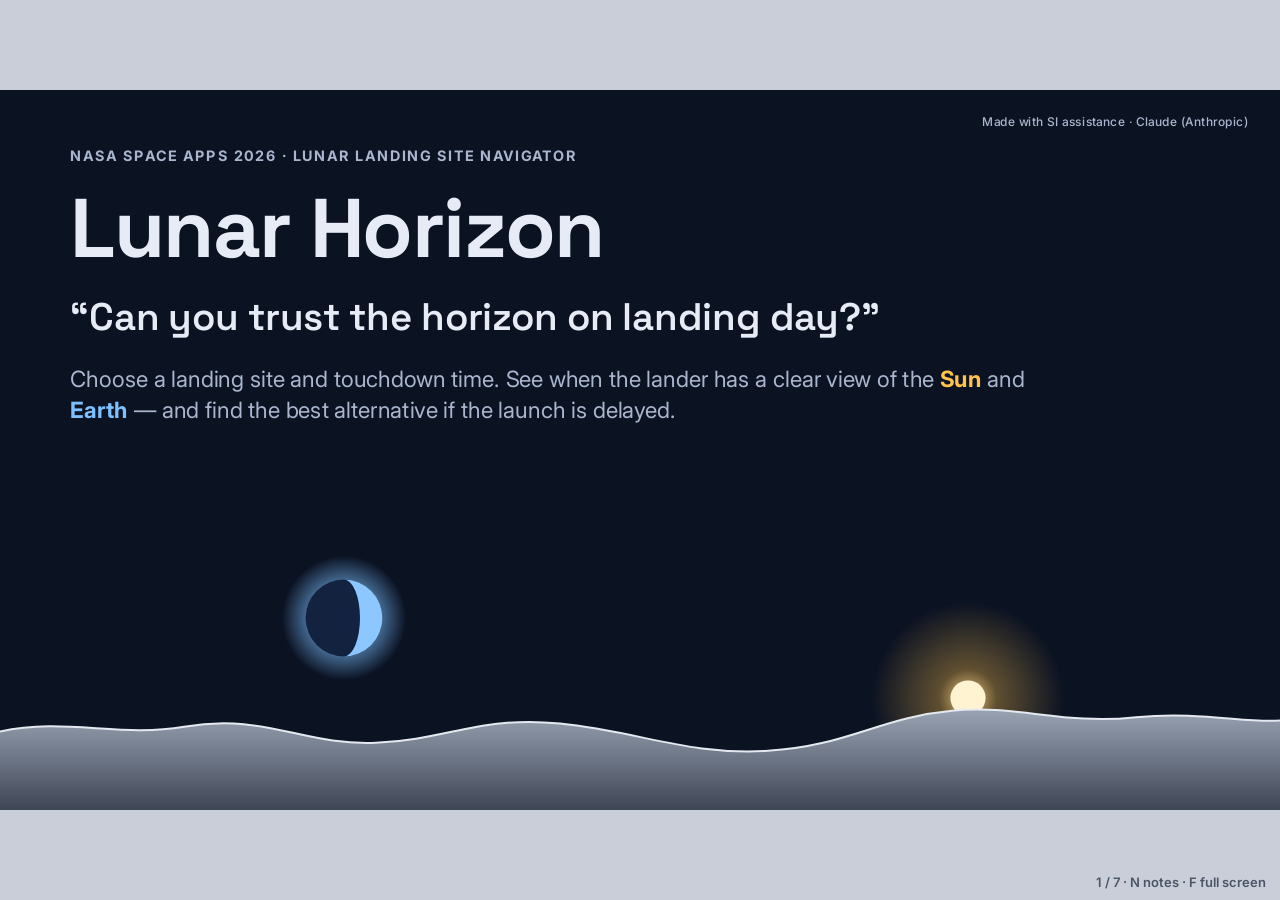
<file: docs/slides-draft/index.html>
<!doctype html>
<!-- Written with assistance from Claude Code (Anthropic). -->
<!-- DRAFT: the earlier plain version, without the Tajik motifs. The main deck is docs/slides/. -->
<!-- Lunar Horizon — 7 slides for a live pitch. Arrow keys / click / swipe to move, N for speaker notes,
     F for full screen. Print (Ctrl/Cmd+P → Save as PDF, landscape) gives one slide per page. -->
<html lang="en">
<head>
<meta charset="utf-8">
<meta name="viewport" content="width=device-width, initial-scale=1">
<title>Lunar Horizon — slides (plain version, draft)</title>
<meta name="description" content="Seven slides about Lunar Horizon, a NASA Space Apps 2026 project for the Lunar Landing Site Navigator challenge.">
<link rel="preconnect" href="https://fonts.googleapis.com">
<link rel="preconnect" href="https://fonts.gstatic.com" crossorigin>
<link href="https://fonts.googleapis.com/css2?family=Inter:wght@400;500;600;700&family=Space+Grotesk:wght@500;600;700&display=swap" rel="stylesheet">
<style>
:root {
  --page: #EEF0F4; --card: #FFFFFF; --line: #DDE2EA; --ink: #141A26; --muted: #4B5568; --faint: #6A7485;
  --sun: #F2A900; --sun-ink: #9A6500; --earth: #2F80ED; --earth-ink: #1F6BD0;
  --space: #0B1222; --space-ink: #E6EBF5; --space-muted: #A9B6CE;
}
* { box-sizing: border-box; }
html, body { margin: 0; height: 100%; background: #C9CED8; font-family: Inter, system-ui, sans-serif; color: var(--ink); overflow: hidden; }
h1, h2, .num { font-family: 'Space Grotesk', Inter, sans-serif; margin: 0; }

/* A 1600 × 900 stage, scaled to fit the window. */
#stage { position: absolute; left: 50%; top: 50%; width: 1600px; height: 900px; transform-origin: 0 0; }
.slide { position: absolute; inset: 0; background: var(--page); padding: 72px 88px; display: none; flex-direction: column; gap: 28px; overflow: hidden; }
.slide.on { display: flex; }
/* Space Apps 2026 asks for a visible mark on SI-assisted images and videos. */
.slide::after { content: 'Made with SI assistance · Claude (Anthropic)'; position: absolute; top: 30px; right: 40px; font: 500 15px Inter, sans-serif; color: var(--faint); letter-spacing: 0.3px; }
.slide.dark::after { color: var(--space-muted); }
.slide.dark { background: var(--space); color: var(--space-ink); }
.kicker { font: 700 18px Inter, sans-serif; letter-spacing: 2px; text-transform: uppercase; color: var(--faint); }
.dark .kicker { color: var(--space-muted); }
h1 { font-size: 104px; font-weight: 700; letter-spacing: -2px; line-height: 1; }
h2 { font-size: 54px; font-weight: 700; letter-spacing: -1px; line-height: 1.08; }
p, ul { font-size: 28px; line-height: 1.4; color: var(--muted); margin: 0; }
li { font-size: inherit; }
.dark p, .dark ul { color: var(--space-muted); }
b { color: var(--ink); } .dark b { color: var(--space-ink); }
ul { margin: 0; padding-left: 1.1em; display: flex; flex-direction: column; gap: 14px; }
.sun { color: var(--sun-ink); } .earth { color: var(--earth-ink); }
.dark .sun { color: #FFC24B; } .dark .earth { color: #7CC0FF; }
.row { display: flex; gap: 40px; align-items: stretch; flex: 1; min-height: 0; }
.col { flex: 1; display: flex; flex-direction: column; gap: 22px; min-width: 0; }
.shot { border-radius: 18px; box-shadow: 0 2px 4px rgba(20,26,38,0.06), 0 18px 48px rgba(20,26,38,0.16); display: block; max-width: 100%; max-height: 100%; object-fit: contain; }
.card { background: var(--card); border: 1px solid var(--line); border-radius: 22px; padding: 26px 30px; box-shadow: 0 1px 2px rgba(20,26,38,0.04), 0 10px 30px rgba(20,26,38,0.07); }
.card.sun-edge { border-left: 8px solid var(--sun); } .card.earth-edge { border-left: 8px solid var(--earth); }
.num { font-size: 76px; font-weight: 700; line-height: 1; }
.cap { font-size: 22px; color: var(--muted); }
.foot span:last-child { flex: none; }
.foot { margin-top: auto; font-size: 18px; color: var(--faint); display: flex; justify-content: space-between; gap: 20px; }
.dark .foot { color: var(--space-muted); }
.hook, .dark p.hook { font: 600 48px 'Space Grotesk', Inter, sans-serif; color: var(--space-ink); letter-spacing: -0.5px; margin: 0; }
.steps { display: flex; flex-wrap: wrap; align-items: center; gap: 14px 18px; font: 600 26px Inter, sans-serif; color: var(--ink); }
.step { display: inline-flex; align-items: center; gap: 12px; background: var(--card); border: 1px solid var(--line); border-radius: 999px; padding: 10px 22px 10px 10px; }
.step i { font-style: normal; width: 38px; height: 38px; border-radius: 50%; background: var(--ink); color: #fff; display: inline-flex; align-items: center; justify-content: center; font-size: 20px; }
.steps .arrow { color: var(--faint); font-size: 30px; }
.pill { display: inline-block; padding: 8px 18px; border-radius: 999px; background: var(--ink); color: #fff; font: 600 22px Inter, sans-serif; }
a { color: var(--earth-ink); } .dark a { color: #9CCEFF; }

/* Slide 1 sky band, drawn in SVG */
.band { position: absolute; left: 0; right: 0; bottom: 0; height: 330px; }

/* Speaker notes (N) and slide counter */
#notes { position: fixed; left: 0; right: 0; bottom: 0; max-height: 40vh; overflow: auto; background: rgba(11,18,34,0.94); color: #E6EBF5; font: 17px/1.5 Inter, sans-serif; padding: 14px 20px; display: none; z-index: 5; }
#notes.on { display: block; }
#count { position: fixed; right: 14px; bottom: 10px; font: 600 13px Inter, sans-serif; color: #4B5568; z-index: 4; }
.hidden-notes { display: none; }

@media print {
  @page { size: 1600px 900px; margin: 0; }
  html, body { overflow: visible; height: auto; background: none; }
  #stage { position: static; transform: none !important; width: 1600px; height: auto; }
  .slide { position: relative; display: flex !important; width: 1600px; height: 900px; page-break-after: always; break-after: page; }
  #notes, #count { display: none !important; }
}
</style>
</head>
<body>
<div id="stage">

  <!-- 1 -->
  <section class="slide dark" data-notes="Hi, we are Firdavs Khakimov and Mehrafruz Khakimova, team CastorLab. Can you trust the horizon on landing day? The main idea behind Lunar Horizon is simple: choosing a landing site is not enough — we also need to know when to land. Lunar Horizon is a public web page: choose a site and a touchdown time, and see when the lander has a clear view of the Sun and Earth — and what the best alternative is if the launch is delayed.">
    <span class="kicker">NASA Space Apps 2026 · Lunar Landing Site Navigator</span>
    <h1>Lunar Horizon</h1>
    <p class="hook">“Can you trust the horizon on landing day?”</p>
    <p style="font-size:28px; max-width:1260px">Choose a landing site and touchdown time. See when the lander has a clear view of the <b class="sun">Sun</b> and <b class="earth">Earth</b> — and find the best alternative if the launch is delayed.</p>
    <svg class="band" viewBox="0 0 1600 330" preserveAspectRatio="none" aria-hidden="true">
      <defs>
        <linearGradient id="g1" x1="0" y1="0" x2="0" y2="1"><stop offset="0" stop-color="#9AA3B3"/><stop offset="1" stop-color="#3E4656"/></linearGradient>
        <radialGradient id="s1"><stop offset="0" stop-color="#FFE6A8" stop-opacity="0.9"/><stop offset="0.3" stop-color="#FFC24B" stop-opacity="0.35"/><stop offset="1" stop-color="#FFC24B" stop-opacity="0"/></radialGradient>
        <radialGradient id="e1"><stop offset="0.6" stop-color="#7CC0FF" stop-opacity="0.5"/><stop offset="1" stop-color="#7CC0FF" stop-opacity="0"/></radialGradient>
      </defs>
      <circle cx="1210" cy="190" r="120" fill="url(#s1)"/><circle cx="1210" cy="190" r="22" fill="#FFF3D1"/>
      <circle cx="430" cy="90" r="78" fill="url(#e1)"/><circle cx="430" cy="90" r="48" fill="#13233F"/>
      <path d="M430,42 A48,48 0 0 1 430,138 A20,48 0 0 0 430,42 Z" fill="#8CC8FF"/>
      <path d="M0,330 L0,232 C80,214 150,240 230,226 C330,208 380,250 470,246 C560,242 600,212 700,222 C800,232 860,262 960,256 C1060,250 1100,214 1190,206 C1270,198 1330,224 1420,214 C1500,206 1560,222 1600,218 L1600,330 Z" fill="url(#g1)"/>
      <path d="M0,232 C80,214 150,240 230,226 C330,208 380,250 470,246 C560,242 600,212 700,222 C800,232 860,262 960,256 C1060,250 1100,214 1190,206 C1270,198 1330,224 1420,214 C1500,206 1560,222 1600,218" fill="none" stroke="#E4E8EF" stroke-width="2.5"/>
    </svg>
  </section>

  <!-- 2 -->
  <section class="slide" data-notes="At the lunar south pole the Sun stays very low. At 84 degrees south it never rises more than about 8 degrees, so a nearby ridge can block sunlight for hours or even days. The same terrain can block the view of Earth: Earth stays in roughly the same part of the sky, but libration shifts it by about 7 degrees. A lander needs sunlight for power and a clear line of sight to Earth for direct communication — ideally both from touchdown. Here is a real example from our page: the IM-2 site on 15 December 2026 at midnight UTC — the Sun is just behind a ridge at touchdown, so zero hours with both. Land one day later: 13 days 15 hours without a break.">
    <span class="kicker">The problem</span>
    <h2>At the lunar south pole, even a small change in timing can change a mission</h2>
    <div class="row">
      <div class="col" style="gap:18px">
        <ul style="font-size:26px">
          <li>At 84°S, the Sun never rises more than about <b>8°</b> above the horizon.</li>
          <li>Nearby ridges can block sunlight for <b>hours or even days</b>.</li>
          <li>Earth stays in roughly the same part of the sky, but lunar libration shifts it by about <b>7°</b> — enough to disappear behind the terrain.</li>
        </ul>
        <p style="font-size:24px">A lander needs <b class="sun">sunlight</b> for power and a clear line of sight to <b class="earth">Earth</b> for direct communication. Ideally, both from touchdown.</p>
      </div>
      <div class="col" style="flex:0.85">
        <div class="card sun-edge"><span class="cap">IM-2 site · 15 Dec 2026, 00:00 UTC · 14-day mission</span><div class="num">0 h</div><span class="cap">continuous Sun + Earth from touchdown — the Sun is behind a ridge and rises ≈ 4 h later</span></div>
        <div class="card earth-edge"><span class="cap">Same site · one day later, 16 Dec 2026</span><div class="num">13 d 15 h</div><span class="cap">continuous Sun + Earth from touchdown · 97% of the mission in total</span></div>
      </div>
    </div>
    <div class="foot"><span>Numbers from the page: LOLA terrain, Earth counted as usable at 2° or more above the terrain.</span><span>2 / 7</span></div>
  </section>

  <!-- 3 -->
  <section class="slide" data-notes="So we built a tool that combines lunar terrain data with the positions of the Sun and Earth. It takes three steps: choose a site, set the landing date and time, explore the sky. The sky view shows the real terrain horizon from NASA's LOLA data, the Sun and Earth at their apparent angular sizes, and Earth's phase. The cards give azimuth and elevation, and the time until the next rise or set. Press play to watch the whole mission, from 1 to 30 days.">
    <span class="kicker">What it does</span>
    <h2 style="font-size:50px">See the Sun and Earth from any landing site, hour by hour</h2>
    <div class="steps"><span class="step"><i>1</i>Choose a site</span><span class="arrow">→</span><span class="step"><i>2</i>Set the landing date and time</span><span class="arrow">→</span><span class="step"><i>3</i>Explore the sky</span></div>
    <div class="row" style="align-items:center">
      <div class="col" style="flex:2.1; align-items:center; justify-content:center"><img class="shot" src="../slides/img/sky.jpg" alt="Sky view at the IM-2 site on 16 Dec 2026 with the LOLA skyline, the Sun and Earth, and the Sun and Earth readout cards."></div>
      <div class="col" style="flex:1; justify-content:center">
        <ul style="font-size:25px; gap:12px">
          <li>Real terrain horizon from <b>NASA LRO LOLA</b> data</li>
          <li><b class="sun">Sun</b> and <b class="earth">Earth</b> at their apparent angular sizes</li>
          <li>Earth's illuminated phase</li>
          <li>Azimuth and elevation of the Sun and Earth</li>
          <li>Time until the next rise or set</li>
          <li>Full mission timeline, 1 to 30 days</li>
        </ul>
      </div>
    </div>
    <div class="foot"><span>The Sun counts as up when the centre of its disc is above the terrain horizon; the page also shows how much of the disc is visible.</span><span>3 / 7</span></div>
  </section>

  <!-- 4 -->
  <section class="slide" data-notes="But we wanted to solve one more problem: what happens if the launch is delayed? Each row is a site, each column a landing day. Brighter means a longer continuous time with both the Sun and Earth above the terrain horizon from touchdown. The page also answers directly: the best day at this site within two weeks — 16 December, one day later, 13 days 15 hours. Or the best site on the same day — Nobile Rim 2, 11 days 9 hours. Best here means one criterion: the longest continuous Sun and Earth visibility — not a full landing-safety assessment.">
    <span class="kicker">If the launch is delayed</span>
    <h2>Find the best site and landing day in one view</h2>
    <div class="row">
      <div class="col" style="flex:2.1; align-items:center; justify-content:center"><img class="shot" src="../slides/img/calendar.jpg" alt="Delay calendar: nine sites by 90 landing days, with the suggestions Best day 16 Dec 2026 (+1 d) and Best site Nobile Rim 2."></div>
      <div class="col" style="flex:1; justify-content:center; gap:16px">
        <ul style="font-size:24px; gap:8px">
          <li>Best landing day for the selected site, within ±14 days</li>
          <li>Best landing site for the selected day</li>
          <li>Week-by-week view to December 2030</li>
        </ul>
        <div class="card" style="padding:18px 22px"><span class="cap">IM-2 · best day: 16 Dec (+1 d)</span><div class="num" style="font-size:44px">13 d 15 h</div><span class="cap">continuous · 97% in total</span></div>
        <div class="card" style="padding:18px 22px"><span class="cap">15 Dec · best site: Nobile Rim 2</span><div class="num" style="font-size:44px">11 d 9 h</div><span class="cap">continuous · 81% in total</span></div>
      </div>
    </div>
    <div class="foot"><span><b>Continuous</b> = both the Sun (centre) and Earth (2° or more) above the terrain horizon. <b>Best</b> = longest continuous time from touchdown, not a full landing-safety rating.</span><span>4 / 7</span></div>
  </section>

  <!-- 5 -->
  <section class="slide dark" data-notes="How did we build it? Four parts. First, the positions of the Sun and Earth come from JPL's DE421 ephemeris, every three hours from November 2026 to December 2030. Second, terrain: from the LOLA elevation model at 240 metres we computed the local horizon in 1,440 directions for seven polar sites, including the Moon's curvature. Third, a 3D view: 38 by 38 kilometres around the site, with sunlight and shadows at the chosen time. It is an illustration — the visibility numbers use the full horizon, out to the edge of the map. Fourth, a Python pipeline with tests, and a page in plain HTML and JavaScript.">
    <span class="kicker">Data and method</span>
    <h2>Real lunar terrain. Real astronomical positions.</h2>
    <div class="row">
      <div class="col" style="flex:1.35; justify-content:center"><img class="shot" src="../slides/img/terrain3d.jpg" alt="3-D view of 38 by 38 km of LOLA terrain around the IM-2 site, lit by the Sun, with arrows to the Sun and Earth."></div>
      <div class="col" style="flex:1; justify-content:center; gap:14px">
        <p style="font-size:24px"><b>1 · Celestial positions.</b> JPL DE421 ephemeris: Sun and Earth every 3 hours, Nov 2026 – Dec 2030.</p>
        <p style="font-size:24px"><b>2 · Terrain analysis.</b> NASA LRO LOLA elevation model, 240 m: local horizon in 1,440 directions for 7 polar sites, Moon's curvature included.</p>
        <p style="font-size:24px"><b>3 · 3D visualization.</b> 38 × 38 km around the selected site, with sunlight and shadows at the chosen time.</p>
        <p style="font-size:24px"><b>4 · Implementation.</b> Python data pipeline with tests; front end in HTML and JavaScript.</p>
      </div>
    </div>
    <div class="foot"><span>Visibility uses the horizon out to the edge of the LOLA map (75°S); the 3D scene shows only 38 × 38 km and is for illustration.</span><span>5 / 7</span></div>
  </section>

  <!-- 6 -->
  <section class="slide" data-notes="How do we know the results are reliable? We checked the directions to the Sun and Earth against NASA JPL Horizons: two sites, six dates, twelve checks, all passed. The largest difference is 0.006 degrees, against a tolerance of 0.02. This check is on a smooth Moon — it validates the astronomy, not the terrain. And we are clear about the limits: each site is one point, not a region; the 240 metre terrain cannot resolve small ridges, so rise and set times can be off by hours; and we model geometric line of sight only — Earth above the horizon does not guarantee a link, and the Sun above the horizon does not guarantee power. This is not a flight-certified planning tool.">
    <span class="kicker">Validated, with clear limitations</span>
    <h2>12 of 12 checks against JPL Horizons passed</h2>
    <div class="row">
      <div class="col" style="flex:0.9; gap:16px">
        <div class="card earth-edge"><span class="cap">Accuracy check · Sun and Earth azimuth and elevation · 2 sites × 6 dates</span><div class="num">0.006°</div><span class="cap">maximum difference · validation tolerance 0.02°</span></div>
        <p style="font-size:23px">Checked on a smooth Moon: this validates the Sun and Earth directions, not the terrain. The constant +0.0055° in the Sun's azimuth is aberration of light, which Horizons applies.</p>
      </div>
      <div class="col" style="gap:12px">
        <span class="kicker" style="color:var(--ink)">Known limitations</span>
        <ul style="font-size:24px; gap:12px">
          <li>Each site is <b>a single point</b>, not a region: at the Bussey 2010 point our model gives 60% Sun; a ridge pixel 2.1 km away gives 86%.</li>
          <li>The <b>240 m terrain</b> cannot resolve ridges under ~500 m; rise and set times may be off by several hours.</li>
          <li><b>Line of sight only:</b> no ground stations, relay satellites, slopes or thermal limits.</li>
          <li>Sites north of 75°S and your own points use a <b>smooth Moon</b>; positions every 3 hours.</li>
        </ul>
      </div>
    </div>
    <div class="foot"><span>Validated within the tested conditions — not a flight-certified mission-planning tool.</span><span>6 / 7</span></div>
  </section>

  <!-- 7 -->
  <section class="slide dark" data-notes="Our goal is to make this information easy to explore and understand. Scan the code and try it — on a phone or a laptop, no installation or login. Claude and Claude Code helped us build the page, the code and the data pipeline during the hackathon; we chose the problem, the sites and the design, and reviewed the results. Thank you!">
    <span class="kicker">Try Lunar Horizon</span>
    <div class="row" style="flex:0; gap:56px; align-items:flex-start">
      <div class="col" style="gap:20px">
        <h2 style="font-size:50px">Explore the Moon. Plan the landing. See what changes when timing matters.</h2>
        <p style="font-size:24px">No installation or login · any modern browser · add your own landing coordinates anywhere on the Moon.</p>
        <div style="display:grid; grid-template-columns:1fr 1fr; gap:14px 36px">
          <p style="font-size:22px"><b>Data sources</b><br>NASA LRO LOLA · JPL DE421 · JPL Horizons · LROC</p>
          <p style="font-size:22px"><b>Open source</b><br>github.com/Mehrafruz/lunar-horizon · MIT License</p>
          <p style="font-size:22px; grid-column:1 / -1"><b>AI transparency</b><br>Claude and Claude Code (Anthropic) were used to develop the page, code and data pipeline during the hackathon. The team selected the problem, sites and design, and reviewed the results.</p>
        </div>
      </div>
      <div style="flex:none; display:flex; flex-direction:column; align-items:center; gap:14px">
        <div style="background:#FFFFFF; border-radius:24px; padding:22px"><img src="../slides/img/qr.png" alt="QR code for https://mehrafruz.github.io/lunar-horizon/" style="width:280px; height:280px; display:block; image-rendering:pixelated"></div>
        <a href="https://mehrafruz.github.io/lunar-horizon/" style="font-size:22px">mehrafruz.github.io/lunar-horizon</a>
      </div>
    </div>
    <svg class="band" style="height:250px" viewBox="0 0 1600 250" preserveAspectRatio="none" aria-hidden="true">
      <defs><linearGradient id="g7" x1="0" y1="0" x2="0" y2="1"><stop offset="0" stop-color="#9AA3B3"/><stop offset="1" stop-color="#3E4656"/></linearGradient>
        <radialGradient id="s7"><stop offset="0" stop-color="#FFE6A8" stop-opacity="0.9"/><stop offset="0.3" stop-color="#FFC24B" stop-opacity="0.35"/><stop offset="1" stop-color="#FFC24B" stop-opacity="0"/></radialGradient></defs>
      <circle cx="300" cy="120" r="100" fill="url(#s7)"/><circle cx="300" cy="120" r="18" fill="#FFF3D1"/>
      <path d="M0,250 L0,150 C120,132 220,164 330,146 C450,126 520,170 640,164 C760,158 820,128 940,138 C1060,148 1120,178 1240,170 C1360,162 1440,134 1600,140 L1600,250 Z" fill="url(#g7)"/>
      <path d="M0,150 C120,132 220,164 330,146 C450,126 520,170 640,164 C760,158 820,128 940,138 C1060,148 1120,178 1240,170 C1360,162 1440,134 1600,140" fill="none" stroke="#E4E8EF" stroke-width="2.5"/>
    </svg>
    <div class="foot" style="position:relative; z-index:1; color:#F1F4F9"><span>Team CastorLab · Firdavs Khakimov · Mehrafruz Khakimova · NASA Space Apps Challenge 2026</span><span>7 / 7</span></div>
  </section>

</div>
<div id="notes" aria-live="polite"></div>
<div id="count"></div>
<script>
(function () {
  const slides = [...document.querySelectorAll('.slide')], stage = document.getElementById('stage');
  const notes = document.getElementById('notes'), count = document.getElementById('count');
  let i = Math.min(slides.length - 1, Math.max(0, (parseInt(location.hash.slice(1), 10) || 1) - 1));
  function fit() {
    const k = Math.min(window.innerWidth / 1600, window.innerHeight / 900);
    stage.style.transform = 'scale(' + k + ') translate(-50%, -50%)';
  }
  function show(n) {
    i = Math.min(slides.length - 1, Math.max(0, n));
    slides.forEach((s, j) => s.classList.toggle('on', j === i));
    notes.textContent = slides[i].dataset.notes || '';
    count.textContent = (i + 1) + ' / ' + slides.length + ' · N notes · F full screen';
    history.replaceState(null, '', '#' + (i + 1));
  }
  document.addEventListener('keydown', (e) => {
    if (['ArrowRight', 'PageDown', ' ', 'Enter'].includes(e.key)) show(i + 1);
    else if (['ArrowLeft', 'PageUp', 'Backspace'].includes(e.key)) show(i - 1);
    else if (e.key === 'Home') show(0);
    else if (e.key === 'End') show(slides.length - 1);
    else if (e.key === 'n' || e.key === 'N') notes.classList.toggle('on');
    else if (e.key === 'f' || e.key === 'F') { if (document.fullscreenElement) document.exitFullscreen(); else document.documentElement.requestFullscreen().catch(() => {}); }
    else return;
    e.preventDefault();
  });
  document.addEventListener('click', (e) => { if (e.target.closest('a')) return; show(i + (e.clientX > window.innerWidth / 3 ? 1 : -1)); });
  let x0 = null;
  document.addEventListener('touchstart', (e) => { x0 = e.touches[0].clientX; }, { passive: true });
  document.addEventListener('touchend', (e) => { if (x0 === null) return; const dx = e.changedTouches[0].clientX - x0; if (Math.abs(dx) > 40) show(i + (dx < 0 ? 1 : -1)); x0 = null; });
  window.addEventListener('resize', fit);
  fit(); show(i);
})();
</script>
</body>
</html>
</file>
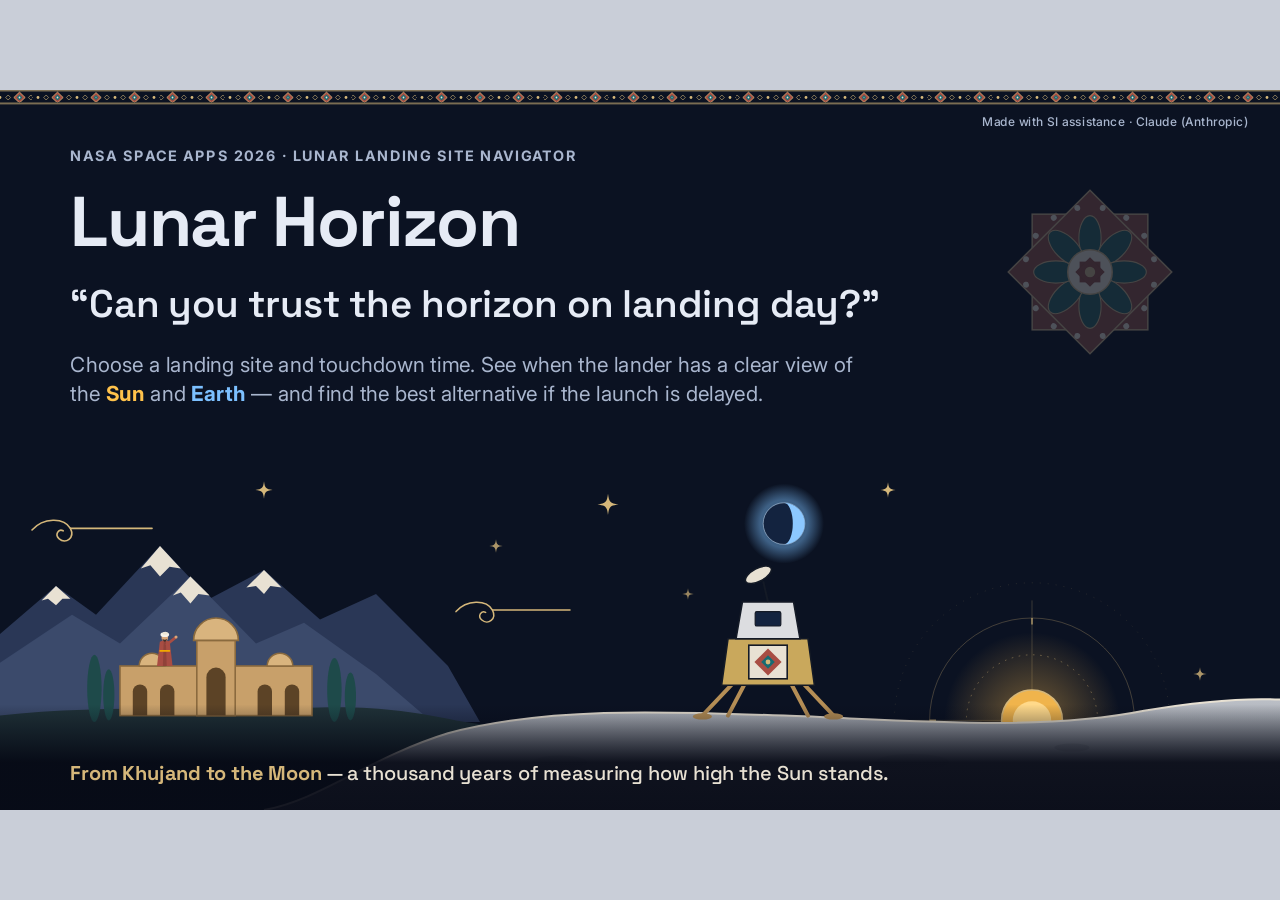
<file: docs/slides/index.html>
<!doctype html>
<!-- Written with assistance from Claude Code (Anthropic). -->
<!-- "From Khujand to the Moon": the story of two astronomers of our region frames the slides. The earlier plain version is docs/slides-draft/. -->
<!-- Lunar Horizon — 7 slides for a live pitch. Arrow keys / click / swipe to move, N for speaker notes,
     F for full screen. Print (Ctrl/Cmd+P → Save as PDF, landscape) gives one slide per page. -->
<html lang="en">
<head>
<meta charset="utf-8">
<meta name="viewport" content="width=device-width, initial-scale=1">
<title>Lunar Horizon — slides</title>
<meta name="description" content="Seven slides about Lunar Horizon, a NASA Space Apps 2026 project for the Lunar Landing Site Navigator challenge.">
<link rel="preconnect" href="https://fonts.googleapis.com">
<link rel="preconnect" href="https://fonts.gstatic.com" crossorigin>
<link href="https://fonts.googleapis.com/css2?family=Inter:wght@400;500;600;700&family=Space+Grotesk:wght@500;600;700&display=swap" rel="stylesheet">
<style>
:root {
  --page: #EEF0F4; --card: #FFFFFF; --line: #DDE2EA; --ink: #141A26; --muted: #4B5568; --faint: #6A7485;
  --sun: #F2A900; --sun-ink: #9A6500; --earth: #2F80ED; --earth-ink: #1F6BD0;
  --space: #0B1222; --space-ink: #E6EBF5; --space-muted: #A9B6CE;
}
* { box-sizing: border-box; }
html, body { margin: 0; height: 100%; background: #C9CED8; font-family: Inter, system-ui, sans-serif; color: var(--ink); overflow: hidden; }
h1, h2, .num { font-family: 'Space Grotesk', Inter, sans-serif; margin: 0; }

/* A 1600 × 900 stage, scaled to fit the window. */
#stage { position: absolute; left: 50%; top: 50%; width: 1600px; height: 900px; transform-origin: 0 0; }
.slide { position: absolute; inset: 0; background: var(--page); padding: 72px 88px; display: none; flex-direction: column; gap: 28px; overflow: hidden; }
.slide.on { display: flex; }
/* Space Apps 2026 asks for a visible mark on SI-assisted images and videos. */
.slide::after { content: 'Made with SI assistance · Claude (Anthropic)'; position: absolute; top: 30px; right: 40px; font: 500 15px Inter, sans-serif; color: var(--faint); letter-spacing: 0.3px; }
.slide.dark::after { color: var(--space-muted); }
.slide.dark { background: var(--space); color: var(--space-ink); }
.kicker { font: 700 18px Inter, sans-serif; letter-spacing: 2px; text-transform: uppercase; color: var(--faint); }
.dark .kicker { color: var(--space-muted); }
h1 { font-size: 104px; font-weight: 700; letter-spacing: -2px; line-height: 1; }
h2 { font-size: 54px; font-weight: 700; letter-spacing: -1px; line-height: 1.08; }
p, ul { font-size: 28px; line-height: 1.4; color: var(--muted); margin: 0; }
li { font-size: inherit; }
.dark p, .dark ul { color: var(--space-muted); }
b { color: var(--ink); } .dark b { color: var(--space-ink); }
ul { margin: 0; padding-left: 1.1em; display: flex; flex-direction: column; gap: 14px; }
.sun { color: var(--sun-ink); } .earth { color: var(--earth-ink); }
.dark .sun { color: #FFC24B; } .dark .earth { color: #7CC0FF; }
.row { display: flex; gap: 40px; align-items: stretch; flex: 1; min-height: 0; }
.col { flex: 1; display: flex; flex-direction: column; gap: 22px; min-width: 0; }
.shot { border-radius: 18px; box-shadow: 0 2px 4px rgba(20,26,38,0.06), 0 18px 48px rgba(20,26,38,0.16); display: block; max-width: 100%; max-height: 100%; object-fit: contain; }
.card { background: var(--card); border: 1px solid var(--line); border-radius: 22px; padding: 26px 30px; box-shadow: 0 1px 2px rgba(20,26,38,0.04), 0 10px 30px rgba(20,26,38,0.07); }
.card.sun-edge { border-left: 8px solid var(--sun); } .card.earth-edge { border-left: 8px solid var(--earth); }
.num { font-size: 76px; font-weight: 700; line-height: 1; }
.cap { font-size: 22px; color: var(--muted); }
.foot span:last-child { flex: none; }
.foot { margin-top: auto; font-size: 18px; color: var(--faint); display: flex; justify-content: space-between; gap: 20px; }
.dark .foot { color: var(--space-muted); }
.hook, .dark p.hook { font: 600 48px 'Space Grotesk', Inter, sans-serif; color: var(--space-ink); letter-spacing: -0.5px; margin: 0; }
.steps { display: flex; flex-wrap: wrap; align-items: center; gap: 14px 18px; font: 600 26px Inter, sans-serif; color: var(--ink); }
.step { display: inline-flex; align-items: center; gap: 12px; background: var(--card); border: 1px solid var(--line); border-radius: 999px; padding: 10px 22px 10px 10px; }
.step i { font-style: normal; width: 38px; height: 38px; border-radius: 50%; background: var(--ink); color: #fff; display: inline-flex; align-items: center; justify-content: center; font-size: 20px; }
.steps .arrow { color: var(--faint); font-size: 30px; }
/* The thread: one line at the top of each slide that ties it to the two astronomers of slide 1. */
.thread { display: flex; align-items: center; gap: 12px; flex-wrap: wrap; color: var(--sun-ink); }
.dark .thread { color: #FFC24B; }
.thread .em { width: 30px; height: 30px; flex: none; }
.thread .th { font-size: 20px; font-weight: 500; color: var(--sun-ink); }
.dark .thread .th { color: #FFD98A; }
.thread .kicker::after { content: ' ·'; }
.hero { position: absolute; left: 0; right: 0; bottom: 0; height: 470px; pointer-events: none; }
.hero svg { display: block; width: 100%; height: 100%; }
.hero-cap { position: absolute; left: 0; right: 0; bottom: 0; padding: 70px 88px 30px; background: linear-gradient(180deg, rgba(5,8,20,0) 0%, rgba(5,8,20,0.92) 55%); }
.hero-line { font: 500 25px 'Space Grotesk', Inter, sans-serif; color: #E8E1D3; }
.hero-line b { color: #D5B77A; font-weight: 700; }
.thread .kicker.nodot::after { content: ''; }
.medal { position: absolute; right: 130px; top: 120px; width: 215px; height: 215px; opacity: 0.3; filter: saturate(0.65); }
.cmp { display: block; width: 100%; height: auto; border-radius: 14px; box-shadow: 0 2px 4px rgba(20,26,38,0.06), 0 14px 36px rgba(20,26,38,0.18); }
.four { display: grid; grid-template-columns: repeat(4, 1fr); gap: 28px; margin-top: 4px; }
.four div { font-size: 21px; line-height: 1.38; color: var(--space-muted); }
.four b { display: block; font: 700 23px 'Space Grotesk', Inter, sans-serif; color: #FFC24B; margin-bottom: 4px; }
.hero7 { position: absolute; left: 0; right: 0; bottom: 0; width: 1600px; height: 310px; pointer-events: none; }
.crop { overflow: hidden; border-radius: 14px; box-shadow: 0 2px 4px rgba(20,26,38,0.06), 0 14px 36px rgba(20,26,38,0.18); background: #fff; }
.crop img { display: block; max-width: none; }
.rahmat { font-size: 112px; letter-spacing: -2px; color: #FFC24B; line-height: 1; }
.rubai-block { margin: 6px 0 0; padding: 14px 22px; border-left: 4px solid #FFC24B; background: rgba(232,225,211,0.05); border-radius: 0 8px 8px 0; font: 500 25px/1.45 'Space Grotesk', Inter, sans-serif; color: var(--space-ink); white-space: pre-line; max-width: 860px; }
.dark .rubai-block { color: var(--space-ink); }
.rubai-wrap { position: relative; max-width: 860px; }
.khayyam { position: absolute; right: 52px; bottom: 0; width: 118px; height: 120px; }
.qrcard { background: #fff; border-radius: 20px; padding: 18px; }
.qrcard img { display: block; width: 250px; height: 250px; image-rendering: pixelated; }
.qrurl { font: 600 20px Inter, sans-serif; color: #9CCEFF; }
.foot7 { position: absolute; left: 0; right: 0; bottom: 0; padding: 30px 88px 24px; background: linear-gradient(180deg, rgba(5,8,20,0) 0%, rgba(5,8,20,0.88) 60%); color: #E8E1D3; font-size: 19px; display: flex; justify-content: space-between; gap: 20px; }
/* Ornamental edge, in the spirit of embroidered borders: a band along the top and bottom of every slide. */
.slide::before { content: ''; position: absolute; inset: 0; pointer-events: none; z-index: 0;
  background: url("data:image/svg+xml;charset=utf-8,%3Csvg%20xmlns%3D%22http%3A//www.w3.org/2000/svg%22%20width%3D%2248%22%20height%3D%2218%22%20viewBox%3D%220%200%2048%2018%22%3E%3Cline%20x1%3D%220%22%20y1%3D%221%22%20x2%3D%2248%22%20y2%3D%221%22%20stroke%3D%22%23D5B77A%22%20stroke-width%3D%221.2%22%20opacity%3D%220.85%22/%3E%3Cline%20x1%3D%220%22%20y1%3D%2217%22%20x2%3D%2248%22%20y2%3D%2217%22%20stroke%3D%22%23D5B77A%22%20stroke-width%3D%221.2%22%20opacity%3D%220.85%22/%3E%3Cpolygon%20points%3D%2224%2C2.5%2031%2C9%2024%2C15.5%2017%2C9%22%20fill%3D%22%23A84D43%22%20stroke%3D%22%23D5B77A%22%20stroke-width%3D%220.9%22/%3E%3Cpolygon%20points%3D%2224%2C5.5%2027.5%2C9%2024%2C12.5%2020.5%2C9%22%20fill%3D%22%23176B72%22/%3E%3Ccircle%20cx%3D%2224%22%20cy%3D%229%22%20r%3D%221.1%22%20fill%3D%22%23E8E1D3%22/%3E%3Ccircle%20cx%3D%220%22%20cy%3D%229%22%20r%3D%221.7%22%20fill%3D%22%23D5B77A%22/%3E%3Ccircle%20cx%3D%2248%22%20cy%3D%229%22%20r%3D%221.7%22%20fill%3D%22%23D5B77A%22/%3E%3Cpath%20d%3D%22M7%2C9%20l3%2C-3%20l3%2C3%20l-3%2C3%20z%20M35%2C9%20l3%2C-3%20l3%2C3%20l-3%2C3%20z%22%20fill%3D%22none%22%20stroke%3D%22%23D5B77A%22%20stroke-width%3D%220.9%22%20opacity%3D%220.8%22/%3E%3C/svg%3E") repeat-x left top, url("data:image/svg+xml;charset=utf-8,%3Csvg%20xmlns%3D%22http%3A//www.w3.org/2000/svg%22%20width%3D%2248%22%20height%3D%2218%22%20viewBox%3D%220%200%2048%2018%22%3E%3Cline%20x1%3D%220%22%20y1%3D%221%22%20x2%3D%2248%22%20y2%3D%221%22%20stroke%3D%22%23D5B77A%22%20stroke-width%3D%221.2%22%20opacity%3D%220.85%22/%3E%3Cline%20x1%3D%220%22%20y1%3D%2217%22%20x2%3D%2248%22%20y2%3D%2217%22%20stroke%3D%22%23D5B77A%22%20stroke-width%3D%221.2%22%20opacity%3D%220.85%22/%3E%3Cpolygon%20points%3D%2224%2C2.5%2031%2C9%2024%2C15.5%2017%2C9%22%20fill%3D%22%23A84D43%22%20stroke%3D%22%23D5B77A%22%20stroke-width%3D%220.9%22/%3E%3Cpolygon%20points%3D%2224%2C5.5%2027.5%2C9%2024%2C12.5%2020.5%2C9%22%20fill%3D%22%23176B72%22/%3E%3Ccircle%20cx%3D%2224%22%20cy%3D%229%22%20r%3D%221.1%22%20fill%3D%22%23E8E1D3%22/%3E%3Ccircle%20cx%3D%220%22%20cy%3D%229%22%20r%3D%221.7%22%20fill%3D%22%23D5B77A%22/%3E%3Ccircle%20cx%3D%2248%22%20cy%3D%229%22%20r%3D%221.7%22%20fill%3D%22%23D5B77A%22/%3E%3Cpath%20d%3D%22M7%2C9%20l3%2C-3%20l3%2C3%20l-3%2C3%20z%20M35%2C9%20l3%2C-3%20l3%2C3%20l-3%2C3%20z%22%20fill%3D%22none%22%20stroke%3D%22%23D5B77A%22%20stroke-width%3D%220.9%22%20opacity%3D%220.8%22/%3E%3C/svg%3E") repeat-x left bottom; }
.slide.hero-slide::before, .slide.closing::before { background: url("data:image/svg+xml;charset=utf-8,%3Csvg%20xmlns%3D%22http%3A//www.w3.org/2000/svg%22%20width%3D%2248%22%20height%3D%2218%22%20viewBox%3D%220%200%2048%2018%22%3E%3Cline%20x1%3D%220%22%20y1%3D%221%22%20x2%3D%2248%22%20y2%3D%221%22%20stroke%3D%22%23D5B77A%22%20stroke-width%3D%221.2%22%20opacity%3D%220.85%22/%3E%3Cline%20x1%3D%220%22%20y1%3D%2217%22%20x2%3D%2248%22%20y2%3D%2217%22%20stroke%3D%22%23D5B77A%22%20stroke-width%3D%221.2%22%20opacity%3D%220.85%22/%3E%3Cpolygon%20points%3D%2224%2C2.5%2031%2C9%2024%2C15.5%2017%2C9%22%20fill%3D%22%23A84D43%22%20stroke%3D%22%23D5B77A%22%20stroke-width%3D%220.9%22/%3E%3Cpolygon%20points%3D%2224%2C5.5%2027.5%2C9%2024%2C12.5%2020.5%2C9%22%20fill%3D%22%23176B72%22/%3E%3Ccircle%20cx%3D%2224%22%20cy%3D%229%22%20r%3D%221.1%22%20fill%3D%22%23E8E1D3%22/%3E%3Ccircle%20cx%3D%220%22%20cy%3D%229%22%20r%3D%221.7%22%20fill%3D%22%23D5B77A%22/%3E%3Ccircle%20cx%3D%2248%22%20cy%3D%229%22%20r%3D%221.7%22%20fill%3D%22%23D5B77A%22/%3E%3Cpath%20d%3D%22M7%2C9%20l3%2C-3%20l3%2C3%20l-3%2C3%20z%20M35%2C9%20l3%2C-3%20l3%2C3%20l-3%2C3%20z%22%20fill%3D%22none%22%20stroke%3D%22%23D5B77A%22%20stroke-width%3D%220.9%22%20opacity%3D%220.8%22/%3E%3C/svg%3E") repeat-x left top; }
.tl { display: grid; grid-template-columns: repeat(3, 1fr); gap: 24px; margin-top: auto; }
.tlp { margin: 0; border-radius: 16px; overflow: hidden; background: #111B31; border: 1px solid #24324F; }
.tlp svg { display: block; width: 100%; height: auto; }
.tlp figcaption { padding: 12px 16px 14px; font-size: 19px; line-height: 1.35; color: var(--space-muted); }
.tlp figcaption b { color: #FFC24B; }
.rubai { margin: 0; padding: 4px 0 4px 22px; border-left: 4px solid #FFC24B; font: 500 25px/1.5 'Space Grotesk', Inter, sans-serif; color: var(--space-ink); white-space: pre-line; }
.pill { display: inline-block; padding: 8px 18px; border-radius: 999px; background: var(--ink); color: #fff; font: 600 22px Inter, sans-serif; }
a { color: var(--earth-ink); } .dark a { color: #9CCEFF; }

/* Slide 1 sky band, drawn in SVG */
.band { position: absolute; left: 0; right: 0; bottom: 0; height: 330px; }

/* Speaker notes (N) and slide counter */
#notes { position: fixed; left: 0; right: 0; bottom: 0; max-height: 40vh; overflow: auto; background: rgba(11,18,34,0.94); color: #E6EBF5; font: 17px/1.5 Inter, sans-serif; padding: 14px 20px; display: none; z-index: 5; }
#notes.on { display: block; }
#count { display: none; position: fixed; right: 14px; bottom: 10px; font: 600 13px Inter, sans-serif; color: #4B5568; z-index: 4; }
.hidden-notes { display: none; }

@media print {
  @page { size: 1600px 900px; margin: 0; }
  html, body { overflow: visible; height: auto; background: none; }
  #stage { position: static; transform: none !important; width: 1600px; height: auto; }
  .slide { position: relative; display: flex !important; width: 1600px; height: 900px; page-break-after: always; break-after: page; }
  #notes, #count { display: none !important; }
}
</style>
</head>
<body>
<svg width="0" height="0" style="position:absolute" aria-hidden="true"><defs><symbol id="sage" overflow="visible">
      <path d="M-36,0 L-23,-112 Q0,-126 23,-112 L36,0 Z" fill="currentColor"/>
      <path d="M-5,-118 L5,-118 L9,0 L-9,0 Z" fill="#000" opacity="0.14"/>
      <rect x="-25" y="-74" width="50" height="8" rx="2" fill="#F2A900"/>
      <path d="M10,-100 L50,-132" stroke="currentColor" stroke-width="13" stroke-linecap="round"/>
      <circle cx="52" cy="-134" r="7" fill="#D9A679"/>
      <circle cx="0" cy="-131" r="15" fill="#D9A679"/>
      <path d="M-12,-126 Q0,-98 12,-126 Q0,-118 -12,-126 Z" fill="var(--beard, #3A2E2A)"/>
      <ellipse cx="0" cy="-145" rx="20" ry="11" fill="#F7F3EA"/>
      <ellipse cx="2" cy="-152" rx="13" ry="7" fill="#EDE6D6"/>
    </symbol></defs></svg>
<div id="stage">

  <!-- 1 -->
  <section class="slide dark hero-slide" data-notes="Salom! We are Firdavs Khakimov and Mehrafruz Khakimova, team CastorLab, from Tajikistan. A thousand years ago, an astronomer born in our country, al-Khujandi, measured how high the Sun stands above the horizon. A century later Omar Khayyam, poet and astronomer, helped build a solar calendar. Lunar Horizon asks both of their questions for the Moon: how high is the Sun over the real lunar mountains, and which day should we land? Choose a site and a touchdown time, and see when the lander has a clear view of the Sun and Earth — and the best alternative if the launch is delayed.">
    <span class="kicker">NASA Space Apps 2026 · Lunar Landing Site Navigator</span>
    <h1 style="font-size:88px">Lunar Horizon</h1>
    <p class="hook">“Can you trust the horizon on landing day?”</p>
    <p style="font-size:26px; max-width:1020px">Choose a landing site and touchdown time. See when the lander has a clear view of the <b class="sun">Sun</b> and <b class="earth">Earth</b> — and find the best alternative if the launch is delayed.</p>
    <svg class="medal" viewBox="-116 -116 232 232" aria-hidden="true"><g stroke="#D5B77A" stroke-width="2"><rect x="-78" y="-78" width="156" height="156" fill="#A84D43"/><rect x="-78" y="-78" width="156" height="156" fill="#A84D43" transform="rotate(45)"/></g><g fill="#176B72" stroke="#D5B77A" stroke-width="1.5"><ellipse cx="0" cy="-46" rx="15" ry="30" transform="rotate(0)"/><ellipse cx="0" cy="-46" rx="15" ry="30" transform="rotate(45)"/><ellipse cx="0" cy="-46" rx="15" ry="30" transform="rotate(90)"/><ellipse cx="0" cy="-46" rx="15" ry="30" transform="rotate(135)"/><ellipse cx="0" cy="-46" rx="15" ry="30" transform="rotate(180)"/><ellipse cx="0" cy="-46" rx="15" ry="30" transform="rotate(225)"/><ellipse cx="0" cy="-46" rx="15" ry="30" transform="rotate(270)"/><ellipse cx="0" cy="-46" rx="15" ry="30" transform="rotate(315)"/></g><circle r="30" fill="#E8E1D3" stroke="#D5B77A" stroke-width="2"/><g fill="#A84D43"><rect x="-14" y="-14" width="28" height="28"/><rect x="-14" y="-14" width="28" height="28" transform="rotate(45)"/></g><circle r="7" fill="#D5B77A"/><g fill="#E8E1D3"><circle cx="0" cy="-88" r="4" transform="rotate(11.25)"/><circle cx="0" cy="-88" r="4" transform="rotate(33.75)"/><circle cx="0" cy="-88" r="4" transform="rotate(56.25)"/><circle cx="0" cy="-88" r="4" transform="rotate(78.75)"/><circle cx="0" cy="-88" r="4" transform="rotate(101.25)"/><circle cx="0" cy="-88" r="4" transform="rotate(123.75)"/><circle cx="0" cy="-88" r="4" transform="rotate(146.25)"/><circle cx="0" cy="-88" r="4" transform="rotate(168.75)"/><circle cx="0" cy="-88" r="4" transform="rotate(191.25)"/><circle cx="0" cy="-88" r="4" transform="rotate(213.75)"/><circle cx="0" cy="-88" r="4" transform="rotate(236.25)"/><circle cx="0" cy="-88" r="4" transform="rotate(258.75)"/><circle cx="0" cy="-88" r="4" transform="rotate(281.25)"/><circle cx="0" cy="-88" r="4" transform="rotate(303.75)"/><circle cx="0" cy="-88" r="4" transform="rotate(326.25)"/><circle cx="0" cy="-88" r="4" transform="rotate(348.75)"/></g></svg>
    <div class="hero" aria-hidden="true">
      <svg class="" viewBox="0 0 1600 470" preserveAspectRatio="xMidYMax slice" aria-hidden="true">
        <defs>
          <linearGradient id="hl" x1="0" y1="0" x2="0" y2="1"><stop offset="0" stop-color="#BCC0C7"/><stop offset="1" stop-color="#5F6570"/></linearGradient>
          <radialGradient id="hs"><stop offset="0" stop-color="#FFE6A8" stop-opacity="0.85"/><stop offset="0.35" stop-color="#F0B44C" stop-opacity="0.3"/><stop offset="1" stop-color="#F0B44C" stop-opacity="0"/></radialGradient>
          <radialGradient id="he"><stop offset="0.6" stop-color="#7CC0FF" stop-opacity="0.45"/><stop offset="1" stop-color="#7CC0FF" stop-opacity="0"/></radialGradient>
        </defs>
        <g transform="translate(0,208)">
        <!-- astronomical graticule around the Sun, like an engraved instrument -->
        <g fill="none" stroke="#D5B77A">
          <circle cx="1290" cy="150" r="82" stroke-opacity="0.5" stroke-dasharray="2 7"/>
          <circle cx="1290" cy="150" r="128" stroke-opacity="0.35"/>
          <circle cx="1290" cy="150" r="172" stroke-opacity="0.22" stroke-dasharray="1 9"/>
          <path d="M1100,150 H1480 M1290,0 V320" stroke-opacity="0.3"/>
          <path d="M1162,150 h8 M1410,150 h8 M1290,22 v8 M1290,270 v8" stroke-opacity="0.7" stroke-width="2"/>
        </g>
        <circle cx="1290" cy="150" r="110" fill="url(#hs)"/>
        <circle cx="1290" cy="150" r="38" fill="#F0B44C" stroke="#D5B77A" stroke-width="2"/>
        <circle cx="1290" cy="150" r="24" fill="#FFD98A"/>
        </g>
        <!-- Earth seen from the Moon, lit from the Sun's side -->
        <circle cx="980" cy="112" r="50" fill="url(#he)"/>
        <circle cx="980" cy="112" r="26" fill="#13233F" stroke="#D4EAFF" stroke-opacity="0.6"/>
        <path d="M980,86 A26,26 0 0 1 980,138 A11,26 0 0 0 980,86 Z" fill="#8CC8FF"/>
        <path d="M0,-12 C1.2,-2.4 2.4,-1.2 12,0 C2.4,1.2 1.2,2.4 0,12 C-1.2,2.4 -2.4,1.2 -12,0 C-2.4,-1.2 -1.2,-2.4 0,-12 Z" fill="#D5B77A" opacity="1" transform="translate(760,88) scale(1.1)"/><path d="M0,-12 C1.2,-2.4 2.4,-1.2 12,0 C2.4,1.2 1.2,2.4 0,12 C-1.2,2.4 -2.4,1.2 -12,0 C-2.4,-1.2 -1.2,-2.4 0,-12 Z" fill="#D5B77A" opacity="0.8" transform="translate(620,140) scale(0.7)"/><path d="M0,-12 C1.2,-2.4 2.4,-1.2 12,0 C2.4,1.2 1.2,2.4 0,12 C-1.2,2.4 -2.4,1.2 -12,0 C-2.4,-1.2 -1.2,-2.4 0,-12 Z" fill="#D5B77A" opacity="1" transform="translate(1110,70) scale(0.8)"/><path d="M0,-12 C1.2,-2.4 2.4,-1.2 12,0 C2.4,1.2 1.2,2.4 0,12 C-1.2,2.4 -2.4,1.2 -12,0 C-2.4,-1.2 -1.2,-2.4 0,-12 Z" fill="#D5B77A" opacity="0.8" transform="translate(1500,300) scale(0.7)"/><path d="M0,-12 C1.2,-2.4 2.4,-1.2 12,0 C2.4,1.2 1.2,2.4 0,12 C-1.2,2.4 -2.4,1.2 -12,0 C-2.4,-1.2 -1.2,-2.4 0,-12 Z" fill="#D5B77A" opacity="0.7" transform="translate(860,200) scale(0.6)"/><path d="M0,-12 C1.2,-2.4 2.4,-1.2 12,0 C2.4,1.2 1.2,2.4 0,12 C-1.2,2.4 -2.4,1.2 -12,0 C-2.4,-1.2 -1.2,-2.4 0,-12 Z" fill="#D5B77A" opacity="1" transform="translate(330,70) scale(0.9)"/>
        <!-- the Pamir and an observatory: where the questions began -->
        <g transform="translate(40,120)"><path d="M0,0 C14,-16 40,-16 48,-2 C54,10 42,18 34,11 C28,6 33,-2 39,1" fill="none" stroke="#D5B77A" stroke-width="2" stroke-linecap="round"/><path d="M48,-2 H150" stroke="#D5B77A" stroke-width="2" stroke-linecap="round"/></g><g transform="translate(570,222) scale(0.95)"><path d="M0,0 C14,-16 40,-16 48,-2 C54,10 42,18 34,11 C28,6 33,-2 39,1" fill="none" stroke="#D5B77A" stroke-width="2" stroke-linecap="round"/><path d="M48,-2 H150" stroke="#D5B77A" stroke-width="2" stroke-linecap="round"/></g>
        <path d="M0,360 L0,250 L70,190 L120,226 L200,140 L262,206 L330,170 L400,232 L470,200 L560,290 L600,360 Z" fill="#2A3756"/>
        <path d="M0,360 L0,286 L90,226 L150,262 L238,178 L320,262 L380,236 L470,300 L540,360 Z" fill="#3B4A6B"/>
        <g fill="#E8E1D3"><path d="M200,140 L226,168 L212,166 L200,178 L188,164 L176,168 Z"/><path d="M238,178 L262,202 L248,200 L238,212 L226,198 L216,202 Z"/><path d="M330,170 L352,192 L338,190 L330,200 L320,190 L308,192 Z"/><path d="M70,190 L88,206 L78,206 L70,214 L60,206 L52,208 Z"/></g>
        <path d="M0,470 V352 C120,338 260,346 400,342 C470,340 520,348 570,358 C620,366 680,374 760,376 V470 Z" fill="#203238"/>
        <g transform="translate(150,352)">
          <rect x="0" y="-62" width="240" height="62" fill="#C8A06A" stroke="#8A6A3E" stroke-width="2"/>
          <rect x="96" y="-94" width="48" height="94" fill="#C8A06A" stroke="#8A6A3E" stroke-width="2"/>
          <path d="M92,-94 A28,28 0 0 1 148,-94 Z" fill="#D9B47E" stroke="#8A6A3E" stroke-width="2"/>
          <path d="M24,-62 A16,16 0 0 1 56,-62 Z M184,-62 A16,16 0 0 1 216,-62 Z" fill="#D9B47E" stroke="#8A6A3E" stroke-width="2"/>
          <g fill="#5C4326"><path d="M16,0 V-30 A9,9 0 0 1 34,-30 V0 Z"/><path d="M50,0 V-30 A9,9 0 0 1 68,-30 V0 Z"/><path d="M108,0 V-48 A12,12 0 0 1 132,-48 V0 Z"/><path d="M172,0 V-30 A9,9 0 0 1 190,-30 V0 Z"/><path d="M206,0 V-30 A9,9 0 0 1 224,-30 V0 Z"/></g>
        </g>
        <use href="#sage" transform="translate(206,290) scale(0.27)" style="color:#A84D43"/>
        <g fill="#1E4A4A"><ellipse cx="118" cy="318" rx="9" ry="42"/><ellipse cx="136" cy="326" rx="7" ry="32"/><ellipse cx="418" cy="320" rx="9" ry="40"/><ellipse cx="438" cy="328" rx="7" ry="30"/></g>
        <!-- the Moon: grey regolith and a lander with a suzani panel -->
        <path d="M330,470 C400,458 462,404 560,374 C680,342 820,346 980,352 C1140,358 1300,372 1430,346 C1500,334 1560,330 1600,332 V470 Z" fill="url(#hl)"/>
        <path d="M330,470 C400,458 462,404 560,374 C680,342 820,346 980,352 C1140,358 1300,372 1430,346 C1500,334 1560,330 1600,332" fill="none" stroke="#E8E1D3" stroke-width="2.5"/>
        <g fill="#7C818B" opacity="0.55"><ellipse cx="700" cy="410" rx="34" ry="8"/><ellipse cx="1140" cy="410" rx="46" ry="10"/><ellipse cx="1340" cy="392" rx="22" ry="5"/><ellipse cx="880" cy="440" rx="28" ry="6"/></g>
        <g transform="translate(960,352)">
          <path d="M-46,-38 L-82,0 M46,-38 L82,0 M-30,-38 L-50,0 M30,-38 L50,0" stroke="#B58E55" stroke-width="5" stroke-linecap="round"/>
          <ellipse cx="-82" cy="1" rx="12" ry="4" fill="#B58E55"/><ellipse cx="82" cy="1" rx="12" ry="4" fill="#B58E55"/>
          <path d="M-58,-38 L58,-38 L50,-96 L-50,-96 Z" fill="#C9A85C" stroke="#141A26" stroke-width="2"/>
          <rect x="-24" y="-88" width="48" height="42" fill="#E8E1D3" stroke="#141A26" stroke-width="2"/>
          <g transform="translate(0,-67)"><rect x="-12" y="-12" width="24" height="24" fill="#A84D43" transform="rotate(45)"/><rect x="-6" y="-6" width="12" height="12" fill="#176B72" transform="rotate(45)"/><circle r="3" fill="#D5B77A"/></g>
          <path d="M-40,-96 L40,-96 L32,-142 L-32,-142 Z" fill="#DCDDE0" stroke="#141A26" stroke-width="2"/>
          <rect x="-16" y="-130" width="32" height="18" rx="2" fill="#13233F" stroke="#141A26" stroke-width="1.5"/>
          <path d="M0,-142 L-6,-168" stroke="#141A26" stroke-width="2.5"/>
          <ellipse cx="-12" cy="-176" rx="18" ry="8" fill="#E8E1D3" stroke="#141A26" stroke-width="2" transform="rotate(-28 -12 -176)"/>
        </g>
</svg>
      <div class="hero-cap"><div class="hero-line"><b>From Khujand to the Moon</b> — a thousand years of measuring how high the Sun stands.</div></div>
    </div>
  </section>

  <!-- 2 -->
  <section class="slide" data-notes="In June 994, al-Khujandi measured the noon Sun almost 78 degrees above the horizon. At the lunar south pole the Sun stays very low. At 84 degrees south it never rises more than about 8 degrees, so a nearby ridge can block sunlight for hours or even days. The same terrain can block the view of Earth: Earth stays in roughly the same part of the sky, but libration shifts it by about 7 degrees. A lander needs sunlight for power and a clear line of sight to Earth for direct communication — ideally both from touchdown. Here is a real example from our page: the IM-2 site on 15 December 2026 at midnight UTC — the Sun is just behind a ridge at touchdown, so zero hours with both. Land one day later: 13 days 15 hours without a break.">
    <div class="thread"><svg class="em" viewBox="0 0 28 28" aria-hidden="true"><path d="M4,10 A20,20 0 0 0 20,25" fill="none" stroke="currentColor" stroke-width="3" stroke-linecap="round"/><path d="M24,3 L10,19" stroke="currentColor" stroke-width="2" stroke-linecap="round"/><circle cx="24" cy="3" r="2.5" fill="currentColor"/></svg><span class="kicker nodot">The problem</span></div>
    <h2>At the lunar south pole, even a small change in timing can change a mission</h2>
    <div class="row">
      <div class="col" style="gap:16px; flex:1.15">
        <svg class="cmp" viewBox="0 0 640 210" role="img" aria-label="Left: at Rayy in June 994 the noon Sun stood about 78 degrees above the horizon. Right: at 84 degrees south on the Moon the Sun never rises above about 8 degrees, and a ridge can hide it.">
        <rect width="640" height="210" fill="#0B1222"/>
        <g font-family="Inter, system-ui, sans-serif">
          <g>
            <text x="22" y="30" fill="#E6EBF5" font-size="17" font-weight="700" letter-spacing="1">RAYY · JUNE 994</text>
            <rect x="0" y="160" width="320" height="50" fill="#4A3526"/><line x1="0" y1="160" x2="320" y2="160" stroke="#C9A26B" stroke-width="2"/>
            <line x1="50" y1="160" x2="73" y2="52" stroke="#FFC24B" stroke-width="2" stroke-dasharray="4 5"/>
            <circle cx="73" cy="52" r="26" fill="#FFC24B" opacity="0.16"/><circle cx="73" cy="52" r="12" fill="#FFD98A" stroke="#FFC24B" stroke-width="2"/>
            <path d="M90,160 A40,40 0 0 0 58.3,120.9" fill="none" stroke="#E6EBF5" stroke-width="2"/>
            <circle cx="50" cy="160" r="4" fill="#E6EBF5"/>
            <text x="130" y="108" fill="#FFC24B" font-size="42" font-weight="700" font-family="'Space Grotesk', Inter, sans-serif">≈ 78°</text>
            <text x="22" y="190" fill="#F1E3C8" font-size="16" font-weight="600">al-Khujandi's noon Sun</text>
          </g>
          <line x1="320" y1="14" x2="320" y2="196" stroke="#24324F" stroke-width="2"/>
          <g transform="translate(320,0)">
            <text x="22" y="30" fill="#E6EBF5" font-size="17" font-weight="700" letter-spacing="1">THE MOON · 84°S</text>
            <path d="M0,160 L60,156 L105,148 L130,134 L160,148 L215,156 L320,160 L320,210 L0,210 Z" fill="#6B7180"/>
            <path d="M0,160 L60,156 L105,148 L130,134 L160,148 L215,156 L320,160" fill="none" stroke="#E4E8EF" stroke-width="2"/>
            <line x1="50" y1="160" x2="126" y2="137" stroke="#FFC24B" stroke-width="2" stroke-dasharray="4 5"/>
            <line x1="126" y1="137" x2="238" y2="134" stroke="#FFC24B" stroke-width="1.5" stroke-dasharray="2 6" opacity="0.45"/>
            <circle cx="238" cy="134" r="12" fill="none" stroke="#FFC24B" stroke-width="2" stroke-dasharray="3 3"/>
            <path d="M90,160 A40,40 0 0 0 89.6,154.4" fill="none" stroke="#E6EBF5" stroke-width="2"/>
            <circle cx="50" cy="160" r="4" fill="#E6EBF5"/>
            <text x="130" y="92" fill="#FFC24B" font-size="42" font-weight="700" font-family="'Space Grotesk', Inter, sans-serif">≤ 8°</text>
            <text x="22" y="190" fill="#F4F6FA" font-size="15" font-weight="600">Sun at its highest, behind a ridge</text>
          </g>
        </g>
      </svg>
        <ul style="font-size:25px; gap:8px">
          <li>Ridges can block the Sun for <b>hours or even days</b>.</li>
          <li>Libration moves Earth by about <b>7°</b> — it can drop behind the terrain.</li>
        </ul>
        <p style="font-size:23px">A lander needs <b class="sun">sunlight</b> for power and <b class="earth">Earth</b> in view for a direct link. Ideally both, from touchdown.</p>
      </div>
      <div class="col" style="flex:0.85">
        <div class="card sun-edge"><span class="cap">IM-2 · 15 Dec 2026, 00:00 UTC · 14 days</span><div class="num">0 h</div><span class="cap">continuous Sun + Earth from touchdown — the Sun is behind a ridge and rises ≈ 4 h later</span></div>
        <div class="card earth-edge"><span class="cap">Same site · one day later, 16 Dec 2026</span><div class="num">13 d 15 h</div><span class="cap">continuous Sun + Earth from touchdown · 97% of the mission in total</span></div>
      </div>
    </div>
    <div class="foot"><span>Numbers from the page: LOLA terrain, Earth counted as usable at 2° or more above the terrain.</span><span>2 / 7</span></div>
  </section>

  <!-- 3 -->
  <section class="slide" data-notes="This is al-Khujandi's question, asked on the Moon: how high is the Sun? So we built a tool that combines lunar terrain data with the positions of the Sun and Earth. It takes three steps: choose a site, set the landing date and time, explore the sky. The sky view shows the real terrain horizon from NASA's LOLA data, the Sun and Earth at their apparent angular sizes, and Earth's phase. The cards give azimuth and elevation, and the time until the next rise or set. Press play to watch the whole mission, from 1 to 30 days.">
    <div class="thread"><svg class="em" viewBox="0 0 28 28" aria-hidden="true"><path d="M4,10 A20,20 0 0 0 20,25" fill="none" stroke="currentColor" stroke-width="3" stroke-linecap="round"/><path d="M24,3 L10,19" stroke="currentColor" stroke-width="2" stroke-linecap="round"/><circle cx="24" cy="3" r="2.5" fill="currentColor"/></svg><span class="kicker">What it does</span><span class="th">Al-Khujandi’s question, asked on the Moon: how high is the Sun?</span></div>
    <h2 style="font-size:50px">See the Sun and Earth from any landing site, hour by hour</h2>
    <div class="row" style="align-items:center; gap:36px">
      <div class="col" style="flex:0 0 330px; gap:28px">
        <div class="steps" style="flex-direction:column; align-items:flex-start; gap:14px">
          <span class="step"><i>1</i>Choose a site</span>
          <span class="step"><i>2</i>Set date and time</span>
          <span class="step"><i>3</i>Explore the sky</span>
        </div>
        <ul style="font-size:24px; gap:10px">
          <li>Real LOLA terrain horizon</li>
          <li><b class="sun">Sun</b> and <b class="earth">Earth</b> at true size</li>
          <li>Earth’s phase</li>
        </ul>
      </div>
      <div class="col" style="flex:1; align-items:flex-end"><img class="shot" src="img/sky.jpg" style="width:1010px" alt="Sky view at the IM-2 site on 16 Dec 2026: the LOLA terrain skyline, the Sun and Earth, their paths over the mission and the mission timeline."></div>
    </div>
    <div class="foot"><span>The Sun counts as up when the centre of its disc is above the terrain horizon; the page also shows how much of the disc is visible.</span><span>3 / 7</span></div>
  </section>

  <!-- 4 -->
  <section class="slide" data-notes="And this is Khayyam's question: which day? What happens if the launch is delayed? Each row is a site, each column a landing day. Brighter means a longer continuous time with both the Sun and Earth above the terrain horizon from touchdown. The page also answers directly: the best day at this site within two weeks — 16 December, one day later, 13 days 15 hours. Or the best site on the same day — Nobile Rim 2, 11 days 9 hours. Best here means one criterion: the longest continuous Sun and Earth visibility — not a full landing-safety assessment.">
    <div class="thread"><svg class="em" viewBox="0 0 28 28" aria-hidden="true"><g fill="none" stroke="currentColor" stroke-width="2"><rect x="3" y="3" width="22" height="22" rx="2"/><path d="M3,10.3 H25 M3,17.6 H25 M10.3,3 V25 M17.6,3 V25"/></g><rect x="11.3" y="11.3" width="5.3" height="5.3" fill="currentColor"/></svg><span class="kicker">If the launch is delayed</span><span class="th">Khayyam’s question, asked on the Moon: which day?</span></div>
    <h2>Find the best site and landing day in one view</h2>
    <div class="row" style="gap:40px; align-items:center">
      <div class="col" style="flex:0 0 970px"><div class="crop" style="width:970px; height:430px"><img src="img/calendar.jpg" style="width:1030px; margin:-100px 0 0 -26px" alt="Delay calendar: sites in rows, landing days in columns, coloured by unbroken Sun and Earth time from touchdown."></div></div>
      <div class="col" style="flex:1; gap:16px">
        <div class="card" style="padding:20px 24px"><span class="cap">Best day for IM-2 · within ±14 days</span><div class="num" style="font-size:46px; margin:4px 0">16 Dec <span style="font-size:28px">(+1 d)</span></div><span class="cap">13 d 15 h unbroken · 97% in total</span></div>
        <div class="card" style="padding:20px 24px"><span class="cap">Best site for 15 Dec</span><div class="num" style="font-size:42px; margin:4px 0">Nobile Rim 2</div><span class="cap">11 d 9 h unbroken · 81% in total</span></div>
        <p style="font-size:21px">Plus a week-by-week view to December 2030.</p>
      </div>
    </div>
    <div class="foot"><span><b>Continuous</b> = both the Sun (centre) and Earth (2° or more) above the terrain horizon. <b>Best</b> = longest continuous time from touchdown, not a full landing-safety rating.</span><span>4 / 7</span></div>
  </section>

  <!-- 5 -->
  <section class="slide dark" data-notes="How did we build it? Then, it took a wall sextant and years of watching the sky. Now we have laser altimetry and a JPL ephemeris. Four parts. First, the positions of the Sun and Earth come from JPL's DE421 ephemeris, every three hours from November 2026 to December 2030. Second, terrain: from the LOLA elevation model at 240 metres we computed the local horizon in 1,440 directions for seven polar sites, including the Moon's curvature. Third, a 3D view: 38 by 38 kilometres around the site, with sunlight and shadows at the chosen time. It is an illustration — the visibility numbers use the full horizon, out to the edge of the map. Fourth, a Python pipeline with tests, and a page in plain HTML and JavaScript.">
    <div class="thread"><svg class="em" viewBox="0 0 28 28" aria-hidden="true"><path d="M4,10 A20,20 0 0 0 20,25" fill="none" stroke="currentColor" stroke-width="3" stroke-linecap="round"/><path d="M24,3 L10,19" stroke="currentColor" stroke-width="2" stroke-linecap="round"/><circle cx="24" cy="3" r="2.5" fill="currentColor"/></svg><svg class="em" viewBox="0 0 28 28" aria-hidden="true"><g fill="none" stroke="currentColor" stroke-width="2"><rect x="3" y="3" width="22" height="22" rx="2"/><path d="M3,10.3 H25 M3,17.6 H25 M10.3,3 V25 M17.6,3 V25"/></g><rect x="11.3" y="11.3" width="5.3" height="5.3" fill="currentColor"/></svg><span class="kicker">Data and method</span><span class="th">Then: a wall sextant and years of watching the sky. Now: laser altimetry and a JPL ephemeris.</span></div>
    <h2>Real lunar terrain. Real astronomical positions.</h2>
    <div style="display:flex; justify-content:center"><div class="crop" style="width:1180px; height:330px"><img src="img/terrain3d.jpg" style="width:1290px; margin:-92px 0 0 -55px" alt="3D view of 38 by 38 km of LOLA terrain around the IM-2 site, lit by the Sun, with arrows to the Sun and Earth."></div></div>
    <div class="four">
      <div><b>1 · Positions</b>JPL DE421 ephemeris, every 3 hours, to Dec 2030</div>
      <div><b>2 · Terrain</b>NASA LRO LOLA, 240 m: horizon in 1,440 directions</div>
      <div><b>3 · 3D view</b>38 × 38 km around the site, lit at the chosen time</div>
      <div><b>4 · Code</b>Python pipeline with tests; HTML and JavaScript page</div>
    </div>
    <div class="foot"><span>Visibility uses the horizon out to the edge of the LOLA map (75°S); the 3D scene shows only 38 × 38 km and is for illustration.</span><span>5 / 7</span></div>
  </section>

  <!-- 6 -->
  <section class="slide" data-notes="Al-Khujandi's value for the tilt of Earth's axis was about two arcminutes too low — every instrument has limits. How do we know our results are reliable? We checked the directions to the Sun and Earth against NASA JPL Horizons: two sites, six dates, twelve checks, all passed. The largest difference is 0.006 degrees, against a tolerance of 0.02. This check is on a smooth Moon — it validates the astronomy, not the terrain. And we are clear about the limits: each site is one point, not a region; the 240 metre terrain cannot resolve small ridges, so rise and set times can be off by hours; and we model geometric line of sight only — Earth above the horizon does not guarantee a link, and the Sun above the horizon does not guarantee power. This is not a flight-certified planning tool.">
    <div class="thread"><svg class="em" viewBox="0 0 28 28" aria-hidden="true"><path d="M4,10 A20,20 0 0 0 20,25" fill="none" stroke="currentColor" stroke-width="3" stroke-linecap="round"/><path d="M24,3 L10,19" stroke="currentColor" stroke-width="2" stroke-linecap="round"/><circle cx="24" cy="3" r="2.5" fill="currentColor"/></svg><span class="kicker">Validated, with limits</span><span class="th">His tilt of Earth’s axis was about 2′ low. Every instrument has limits — here are ours.</span></div>
    <h2>12 of 12 checks against JPL Horizons passed</h2>
    <div class="row">
      <div class="col" style="flex:0.9; gap:16px">
        <div class="card earth-edge"><span class="cap">Accuracy check · Sun and Earth azimuth and elevation · 2 sites × 6 dates</span><div class="num">0.006°</div><span class="cap">maximum difference · validation tolerance 0.02°</span></div>
        <p style="font-size:23px">Checked on a smooth Moon: this validates the Sun and Earth directions, not the terrain. The constant +0.0055° in the Sun's azimuth is aberration of light, which Horizons applies.</p>
      </div>
      <div class="col" style="gap:12px">
        <span class="kicker" style="color:var(--ink)">Known limitations</span>
        <ul style="font-size:24px; gap:12px">
          <li>Each site is <b>a single point</b>, not a region: at the Bussey 2010 point our model gives 60% Sun; a ridge pixel 2.1 km away gives 86%.</li>
          <li>The <b>240 m terrain</b> cannot resolve ridges under ~500 m; rise and set times may be off by several hours.</li>
          <li><b>Line of sight only:</b> no ground stations, relay satellites, slopes or thermal limits.</li>
          <li>Sites north of 75°S and your own points use a <b>smooth Moon</b>; positions every 3 hours.</li>
        </ul>
      </div>
    </div>
    <div class="foot"><span>Validated within the tested conditions — not a flight-certified mission-planning tool.</span><span>6 / 7</span></div>
  </section>

  <!-- 7 -->
  <section class="slide dark closing" data-notes="Our goal is to make this information easy to explore and understand. Scan the code and try it — on a phone or a laptop, no installation or login. Claude and Claude Code helped us build the page, the code and the data pipeline during the hackathon; we chose the problem, the sites and the design, and reviewed the results. One astronomer measured the Sun, one built a calendar — we carry both questions to the Moon. Rahmat — thank you!">
    <span class="kicker">Try Lunar Horizon</span>
    <div class="row" style="flex:0; gap:60px; align-items:flex-start; margin-top:-6px">
      <div class="col" style="flex:1; gap:16px">
        <h1 class="rahmat">Rahmat!</h1>
        <p style="font-size:27px; max-width:860px">Explore the Moon. Plan the landing. See what changes when timing matters.</p>
        <div class="rubai-wrap">
          <p class="rubai-block">One measured how the Sun stood at midday;
One built a calendar so none would stray.
We carry both their questions to the Moon:
How high the Sun — and which the landing day?</p>
          <svg class="khayyam" viewBox="-46 -168 170 172" role="img" aria-label="Omar Khayyam holding up an astrolabe" style="color:#1F8A8A; --beard:#8A8F99"><use href="#sage"/><g><circle cx="52" cy="-134" r="8.5" fill="currentColor"/><path d="M46,-130 L80,-142" stroke="currentColor" stroke-width="14" stroke-linecap="round"/><circle cx="80" cy="-142" r="6.5" fill="#D9A679"/><path d="M75,-129 L89,-129 L86,-137 L78,-137 Z" fill="#D5B77A" stroke="#7A5A30" stroke-width="1.5"/><circle cx="82" cy="-140" r="4" fill="none" stroke="#D5B77A" stroke-width="2.5"/><circle cx="82" cy="-104" r="26" fill="#D5B77A" stroke="#7A5A30" stroke-width="2.5"/><circle cx="82" cy="-104" r="20.8" fill="#F3E3B5" stroke="#7A5A30" stroke-width="1.5"/><g stroke="#7A5A30" stroke-width="1.4"><line x1="104.4" y1="-104.0" x2="108.0" y2="-104.0"/><line x1="103.6" y1="-98.2" x2="107.1" y2="-97.3"/><line x1="101.4" y1="-92.8" x2="104.5" y2="-91.0"/><line x1="97.8" y1="-88.2" x2="100.4" y2="-85.6"/><line x1="93.2" y1="-84.6" x2="95.0" y2="-81.5"/><line x1="87.8" y1="-82.4" x2="88.7" y2="-78.9"/><line x1="82.0" y1="-81.6" x2="82.0" y2="-78.0"/><line x1="76.2" y1="-82.4" x2="75.3" y2="-78.9"/><line x1="70.8" y1="-84.6" x2="69.0" y2="-81.5"/><line x1="66.2" y1="-88.2" x2="63.6" y2="-85.6"/><line x1="62.6" y1="-92.8" x2="59.5" y2="-91.0"/><line x1="60.4" y1="-98.2" x2="56.9" y2="-97.3"/><line x1="59.6" y1="-104.0" x2="56.0" y2="-104.0"/><line x1="60.4" y1="-109.8" x2="56.9" y2="-110.7"/><line x1="62.6" y1="-115.2" x2="59.5" y2="-117.0"/><line x1="66.2" y1="-119.8" x2="63.6" y2="-122.4"/><line x1="70.8" y1="-123.4" x2="69.0" y2="-126.5"/><line x1="76.2" y1="-125.6" x2="75.3" y2="-129.1"/><line x1="82.0" y1="-126.4" x2="82.0" y2="-130.0"/><line x1="87.8" y1="-125.6" x2="88.7" y2="-129.1"/><line x1="93.2" y1="-123.4" x2="95.0" y2="-126.5"/><line x1="97.8" y1="-119.8" x2="100.4" y2="-122.4"/><line x1="101.4" y1="-115.2" x2="104.5" y2="-117.0"/><line x1="103.6" y1="-109.8" x2="107.1" y2="-110.7"/></g><circle cx="85" cy="-106" r="12" fill="none" stroke="#A84D43" stroke-width="2"/><g fill="#A84D43"><path d="M91.0,-119.6 L90.2,-114.1 L86.7,-116.1 Z"/><path d="M96.7,-95.5 L91.3,-96.4 L93.2,-99.7 Z"/><path d="M66.4,-95.0 L69.9,-99.3 L71.9,-95.8 Z"/><path d="M69.7,-114.3 L74.8,-112.3 L72.6,-109.7 Z"/></g><path d="M59,-95 L105,-113" stroke="#4A3420" stroke-width="3" stroke-linecap="round"/><circle cx="82" cy="-104" r="3" fill="#4A3420"/></g><path d="M0,-7 C0.7,-1.4 1.4,-0.7 7,0 C1.4,0.7 0.7,1.4 0,7 C-0.7,1.4 -1.4,0.7 -7,0 C-1.4,-0.7 -0.7,-1.4 0,-7 Z" fill="#D5B77A" transform="translate(118,-150)"/><path d="M0,-7 C0.7,-1.4 1.4,-0.7 7,0 C1.4,0.7 0.7,1.4 0,7 C-0.7,1.4 -1.4,0.7 -7,0 C-1.4,-0.7 -0.7,-1.4 0,-7 Z" fill="#D5B77A" opacity="0.7" transform="translate(104,-163) scale(0.6)"/></svg>
        </div>
        <p style="font-size:19px; line-height:1.5"><b>Data:</b> NASA LRO LOLA · JPL DE421 · JPL Horizons · LROC.</p>
      </div>
      <div class="col" style="flex:0 0 330px; gap:14px; align-items:center">
        <div class="qrcard"><img src="img/qr.png" alt="QR code for https://mehrafruz.github.io/lunar-horizon/" style="width:280px; height:280px; display:block; image-rendering:pixelated"></div>
        <a class="qrurl" href="https://mehrafruz.github.io/lunar-horizon/">mehrafruz.github.io/lunar-horizon</a>
      </div>
    </div>
    <svg class="hero7" viewBox="0 130 1600 310" preserveAspectRatio="xMidYMax slice" aria-hidden="true">
        <defs>
          <linearGradient id="hl7" x1="0" y1="0" x2="0" y2="1"><stop offset="0" stop-color="#BCC0C7"/><stop offset="1" stop-color="#5F6570"/></linearGradient>
          <radialGradient id="hs7"><stop offset="0" stop-color="#FFE6A8" stop-opacity="0.85"/><stop offset="0.35" stop-color="#F0B44C" stop-opacity="0.3"/><stop offset="1" stop-color="#F0B44C" stop-opacity="0"/></radialGradient>
          <radialGradient id="he7"><stop offset="0.6" stop-color="#7CC0FF" stop-opacity="0.45"/><stop offset="1" stop-color="#7CC0FF" stop-opacity="0"/></radialGradient>
        </defs>
        <g transform="translate(0,176)">
        <!-- astronomical graticule around the Sun, like an engraved instrument -->
        <g fill="none" stroke="#D5B77A">
          <circle cx="1290" cy="150" r="82" stroke-opacity="0.5" stroke-dasharray="2 7"/>
          <circle cx="1290" cy="150" r="128" stroke-opacity="0.35"/>
          <circle cx="1290" cy="150" r="172" stroke-opacity="0.22" stroke-dasharray="1 9"/>
          <path d="M1100,150 H1480 M1290,0 V320" stroke-opacity="0.3"/>
          <path d="M1162,150 h8 M1410,150 h8 M1290,22 v8 M1290,270 v8" stroke-opacity="0.7" stroke-width="2"/>
        </g>
        <circle cx="1290" cy="150" r="110" fill="url(#hs7)"/>
        <circle cx="1290" cy="150" r="38" fill="#F0B44C" stroke="#D5B77A" stroke-width="2"/>
        <circle cx="1290" cy="150" r="24" fill="#FFD98A"/>
        </g>
        <!-- Earth seen from the Moon, lit from the Sun's side -->
        <path d="M0,-12 C1.2,-2.4 2.4,-1.2 12,0 C2.4,1.2 1.2,2.4 0,12 C-1.2,2.4 -2.4,1.2 -12,0 C-2.4,-1.2 -1.2,-2.4 0,-12 Z" fill="#D5B77A" opacity="1" transform="translate(760,88) scale(1.1)"/><path d="M0,-12 C1.2,-2.4 2.4,-1.2 12,0 C2.4,1.2 1.2,2.4 0,12 C-1.2,2.4 -2.4,1.2 -12,0 C-2.4,-1.2 -1.2,-2.4 0,-12 Z" fill="#D5B77A" opacity="0.8" transform="translate(620,140) scale(0.7)"/><path d="M0,-12 C1.2,-2.4 2.4,-1.2 12,0 C2.4,1.2 1.2,2.4 0,12 C-1.2,2.4 -2.4,1.2 -12,0 C-2.4,-1.2 -1.2,-2.4 0,-12 Z" fill="#D5B77A" opacity="1" transform="translate(1110,70) scale(0.8)"/><path d="M0,-12 C1.2,-2.4 2.4,-1.2 12,0 C2.4,1.2 1.2,2.4 0,12 C-1.2,2.4 -2.4,1.2 -12,0 C-2.4,-1.2 -1.2,-2.4 0,-12 Z" fill="#D5B77A" opacity="0.8" transform="translate(1500,300) scale(0.7)"/><path d="M0,-12 C1.2,-2.4 2.4,-1.2 12,0 C2.4,1.2 1.2,2.4 0,12 C-1.2,2.4 -2.4,1.2 -12,0 C-2.4,-1.2 -1.2,-2.4 0,-12 Z" fill="#D5B77A" opacity="0.7" transform="translate(860,200) scale(0.6)"/><path d="M0,-12 C1.2,-2.4 2.4,-1.2 12,0 C2.4,1.2 1.2,2.4 0,12 C-1.2,2.4 -2.4,1.2 -12,0 C-2.4,-1.2 -1.2,-2.4 0,-12 Z" fill="#D5B77A" opacity="1" transform="translate(330,70) scale(0.9)"/>
        <!-- the Pamir and an observatory: where the questions began -->
        <g transform="translate(570,222) scale(0.95)"><path d="M0,0 C14,-16 40,-16 48,-2 C54,10 42,18 34,11 C28,6 33,-2 39,1" fill="none" stroke="#D5B77A" stroke-width="2" stroke-linecap="round"/><path d="M48,-2 H150" stroke="#D5B77A" stroke-width="2" stroke-linecap="round"/></g>
        <path d="M0,360 L0,250 L70,190 L120,226 L200,140 L262,206 L330,170 L400,232 L470,200 L560,290 L600,360 Z" fill="#2A3756"/>
        <path d="M0,360 L0,286 L90,226 L150,262 L238,178 L320,262 L380,236 L470,300 L540,360 Z" fill="#3B4A6B"/>
        <g fill="#E8E1D3"><path d="M200,140 L226,168 L212,166 L200,178 L188,164 L176,168 Z"/><path d="M238,178 L262,202 L248,200 L238,212 L226,198 L216,202 Z"/><path d="M330,170 L352,192 L338,190 L330,200 L320,190 L308,192 Z"/><path d="M70,190 L88,206 L78,206 L70,214 L60,206 L52,208 Z"/></g>
        <path d="M0,470 V352 C120,338 260,346 400,342 C470,340 520,348 570,358 C620,366 680,374 760,376 V470 Z" fill="#203238"/>
        <g transform="translate(150,352)">
          <rect x="0" y="-62" width="240" height="62" fill="#C8A06A" stroke="#8A6A3E" stroke-width="2"/>
          <rect x="96" y="-94" width="48" height="94" fill="#C8A06A" stroke="#8A6A3E" stroke-width="2"/>
          <path d="M92,-94 A28,28 0 0 1 148,-94 Z" fill="#D9B47E" stroke="#8A6A3E" stroke-width="2"/>
          <path d="M24,-62 A16,16 0 0 1 56,-62 Z M184,-62 A16,16 0 0 1 216,-62 Z" fill="#D9B47E" stroke="#8A6A3E" stroke-width="2"/>
          <g fill="#5C4326"><path d="M16,0 V-30 A9,9 0 0 1 34,-30 V0 Z"/><path d="M50,0 V-30 A9,9 0 0 1 68,-30 V0 Z"/><path d="M108,0 V-48 A12,12 0 0 1 132,-48 V0 Z"/><path d="M172,0 V-30 A9,9 0 0 1 190,-30 V0 Z"/><path d="M206,0 V-30 A9,9 0 0 1 224,-30 V0 Z"/></g>
        </g>
        <g fill="#1E4A4A"><ellipse cx="118" cy="318" rx="9" ry="42"/><ellipse cx="136" cy="326" rx="7" ry="32"/><ellipse cx="418" cy="320" rx="9" ry="40"/><ellipse cx="438" cy="328" rx="7" ry="30"/></g>
        <!-- the Moon: grey regolith and a lander with a suzani panel -->
        <path d="M330,470 C400,458 462,404 560,374 C680,342 820,346 980,352 C1140,358 1300,372 1430,346 C1500,334 1560,330 1600,332 V470 Z" fill="url(#hl7)"/>
        <path d="M330,470 C400,458 462,404 560,374 C680,342 820,346 980,352 C1140,358 1300,372 1430,346 C1500,334 1560,330 1600,332" fill="none" stroke="#E8E1D3" stroke-width="2.5"/>
        <g fill="#7C818B" opacity="0.55"><ellipse cx="700" cy="410" rx="34" ry="8"/><ellipse cx="1140" cy="410" rx="46" ry="10"/><ellipse cx="1340" cy="392" rx="22" ry="5"/><ellipse cx="880" cy="440" rx="28" ry="6"/></g>
        <g transform="translate(960,352)">
          <path d="M-46,-38 L-82,0 M46,-38 L82,0 M-30,-38 L-50,0 M30,-38 L50,0" stroke="#B58E55" stroke-width="5" stroke-linecap="round"/>
          <ellipse cx="-82" cy="1" rx="12" ry="4" fill="#B58E55"/><ellipse cx="82" cy="1" rx="12" ry="4" fill="#B58E55"/>
          <path d="M-58,-38 L58,-38 L50,-96 L-50,-96 Z" fill="#C9A85C" stroke="#141A26" stroke-width="2"/>
          <rect x="-24" y="-88" width="48" height="42" fill="#E8E1D3" stroke="#141A26" stroke-width="2"/>
          <g transform="translate(0,-67)"><rect x="-12" y="-12" width="24" height="24" fill="#A84D43" transform="rotate(45)"/><rect x="-6" y="-6" width="12" height="12" fill="#176B72" transform="rotate(45)"/><circle r="3" fill="#D5B77A"/></g>
          <path d="M-40,-96 L40,-96 L32,-142 L-32,-142 Z" fill="#DCDDE0" stroke="#141A26" stroke-width="2"/>
          <rect x="-16" y="-130" width="32" height="18" rx="2" fill="#13233F" stroke="#141A26" stroke-width="1.5"/>
          <path d="M0,-142 L-6,-168" stroke="#141A26" stroke-width="2.5"/>
          <ellipse cx="-12" cy="-176" rx="18" ry="8" fill="#E8E1D3" stroke="#141A26" stroke-width="2" transform="rotate(-28 -12 -176)"/>
        </g>
</svg>
    <div class="foot7"><span>Team CastorLab, Tajikistan · Firdavs Khakimov · Mehrafruz Khakimova · NASA Space Apps Challenge 2026</span><span>7 / 7</span></div>
  </section>

</div>
<div id="notes" aria-live="polite"></div>
<div id="count"></div>
<script>
(function () {
  const slides = [...document.querySelectorAll('.slide')], stage = document.getElementById('stage');
  const notes = document.getElementById('notes'), count = document.getElementById('count');
  let i = Math.min(slides.length - 1, Math.max(0, (parseInt(location.hash.slice(1), 10) || 1) - 1));
  function fit() {
    const k = Math.min(window.innerWidth / 1600, window.innerHeight / 900);
    stage.style.transform = 'scale(' + k + ') translate(-50%, -50%)';
  }
  function show(n) {
    i = Math.min(slides.length - 1, Math.max(0, n));
    slides.forEach((s, j) => s.classList.toggle('on', j === i));
    notes.textContent = slides[i].dataset.notes || '';
    count.textContent = (i + 1) + ' / ' + slides.length + ' · N notes · F full screen';
    history.replaceState(null, '', '#' + (i + 1));
  }
  document.addEventListener('keydown', (e) => {
    if (['ArrowRight', 'PageDown', ' ', 'Enter'].includes(e.key)) show(i + 1);
    else if (['ArrowLeft', 'PageUp', 'Backspace'].includes(e.key)) show(i - 1);
    else if (e.key === 'Home') show(0);
    else if (e.key === 'End') show(slides.length - 1);
    else if (e.key === 'n' || e.key === 'N') notes.classList.toggle('on');
    else if (e.key === 'f' || e.key === 'F') { if (document.fullscreenElement) document.exitFullscreen(); else document.documentElement.requestFullscreen().catch(() => {}); }
    else return;
    e.preventDefault();
  });
  document.addEventListener('click', (e) => { if (e.target.closest('a')) return; show(i + (e.clientX > window.innerWidth / 3 ? 1 : -1)); });
  let x0 = null;
  document.addEventListener('touchstart', (e) => { x0 = e.touches[0].clientX; }, { passive: true });
  document.addEventListener('touchend', (e) => { if (x0 === null) return; const dx = e.changedTouches[0].clientX - x0; if (Math.abs(dx) > 40) show(i + (dx < 0 ? 1 : -1)); x0 = null; });
  window.addEventListener('resize', fit);
  fit(); show(i);
})();
</script>
</body>
</html>
</file>
